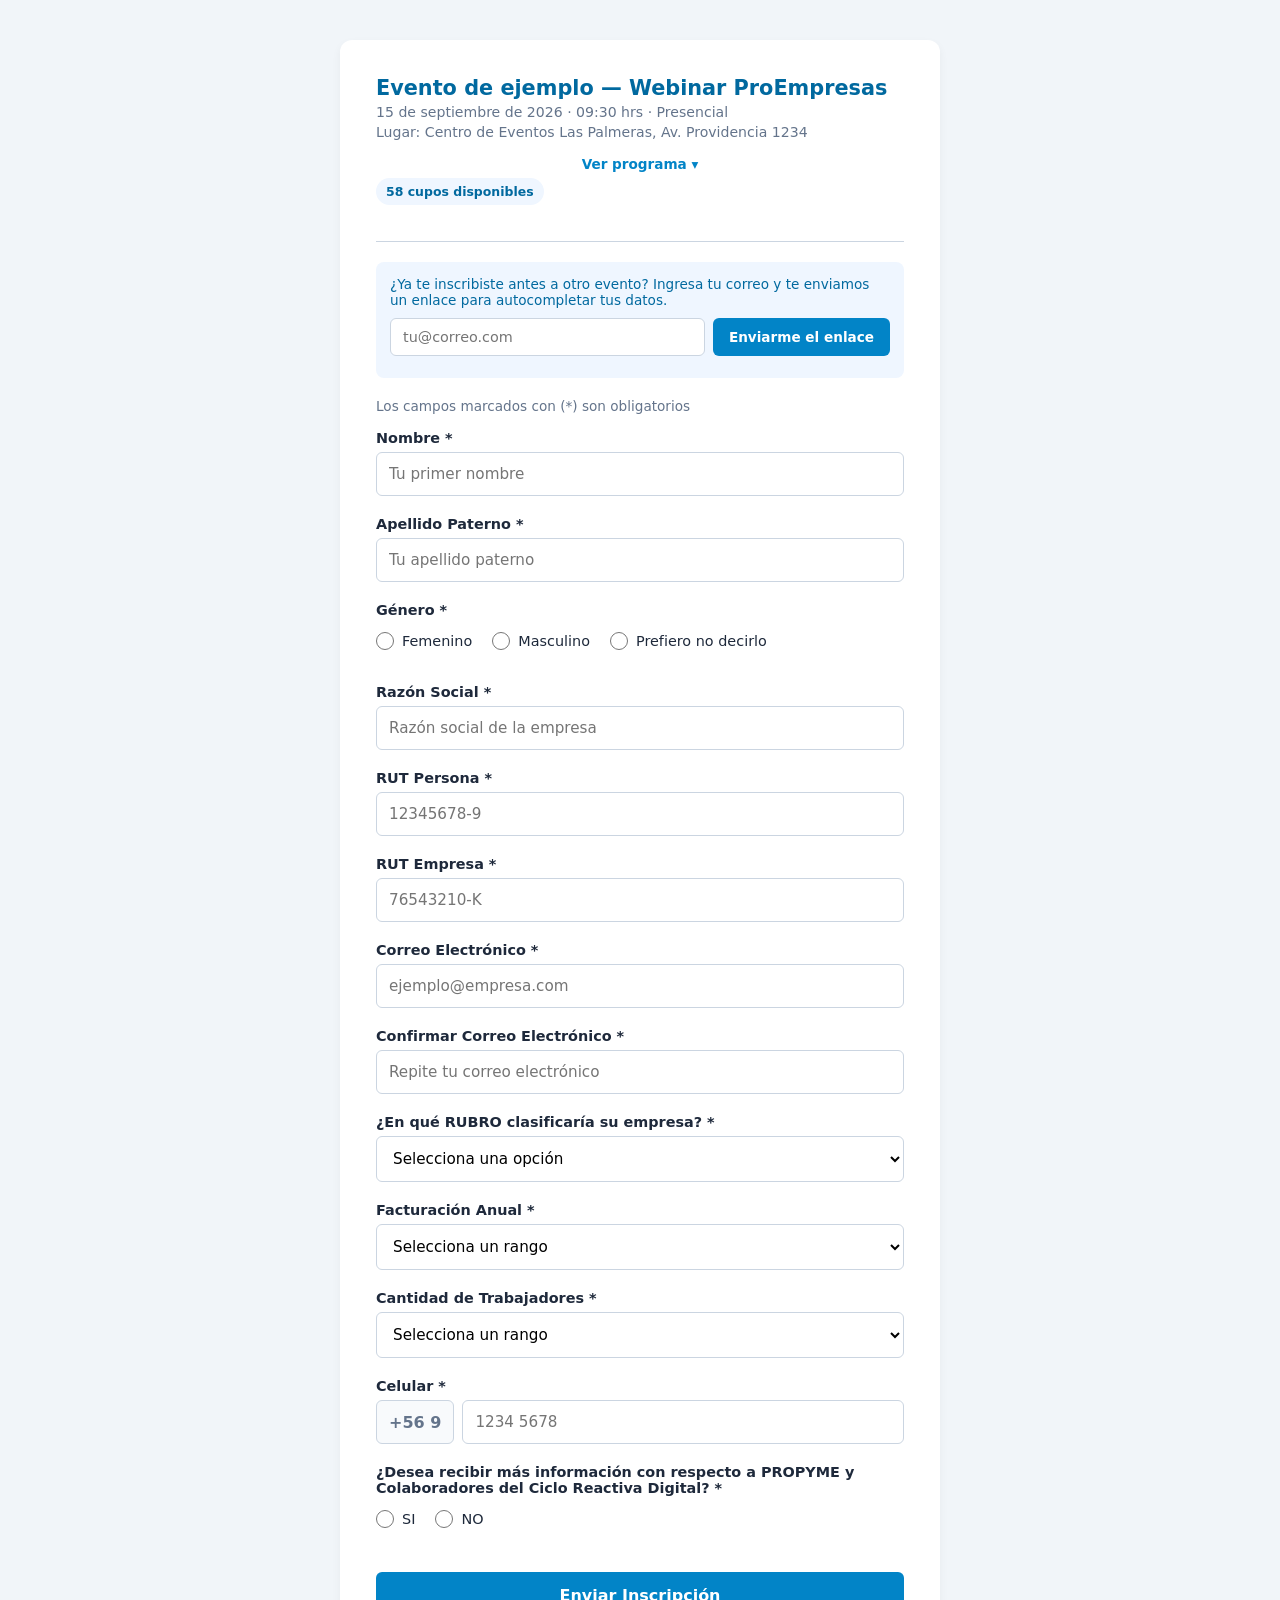
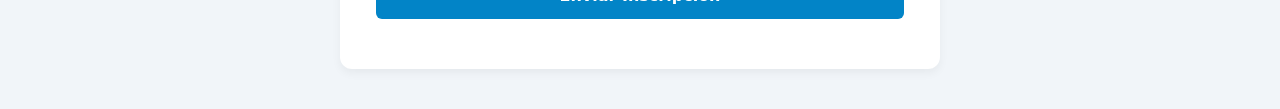
<file: index.html>
<!DOCTYPE html>
<html lang="es">
<head>
    <meta charset="UTF-8">
    <meta name="viewport" content="width=device-width, initial-scale=1.0">
    <title>Inscripción</title>
    <link rel="stylesheet" href="./formulario-preview.css">
</head>
<body>
    <div class="form-container">
        <img id="logoEvento" class="logo-evento" style="display:none;" alt="Logo del evento">
        <div id="cargandoEvento" class="evento-cargando">Cargando información del evento…</div>
        <div id="sinEvento" class="sin-eventos" style="display:none;"></div>

        <div id="detalleEvento" class="evento-detalle" style="display:none;">
            <h2 id="ev_nombre"></h2>
            <p class="evento-meta" id="ev_meta"></p>
            <p class="evento-meta" id="ev_lugarLink"></p>

            <button type="button" id="btnVerPrograma" class="btn-programa">Ver programa ▾</button>
            <ul id="ev_programa" class="lista-programa" style="display:none;"></ul>

            <div class="cupos-info" id="cuposInfo" aria-live="polite"></div>
        </div>

        <section class="login-perfil" id="loginPerfil" style="display:none;">
            <p class="admin-subtitle">¿Ya te inscribiste antes a otro evento? Ingresa tu correo y te enviamos un enlace para autocompletar tus datos.</p>
            <form id="formLogin">
                <input type="email" id="loginEmail" placeholder="tu@correo.com" required>
                <button type="submit" id="btnSolicitarLogin">Enviarme el enlace</button>
            </form>
            <p id="resultadoLogin" class="resultado-checkin"></p>
        </section>

        <p id="perfilCargado" class="perfil-cargado" style="display:none;">✔ Tus datos fueron autocompletados. Revísalos y ajusta lo que necesites antes de enviar.</p>

        <form id="reactivaForm" novalidate style="display:none;">
            <p class="subtitle">Los campos marcados con (*) son obligatorios</p>

            <div class="form-group">
                <label for="nombre">Nombre *</label>
                <input type="text" id="nombre" name="nombre" required placeholder="Tu primer nombre">
                <span class="error-message" id="error-nombre">El nombre es obligatorio.</span>
            </div>

            <div class="form-group">
                <label for="apellido">Apellido Paterno *</label>
                <input type="text" id="apellido" name="apellido" required placeholder="Tu apellido paterno">
                <span class="error-message" id="error-apellido">El apellido es obligatorio.</span>
            </div>

            <div class="form-group">
                <label>Género *</label>
                <div class="radio-group">
                    <label class="radio-label"><input type="radio" name="genero" value="Femenino" required> Femenino</label>
                    <label class="radio-label"><input type="radio" name="genero" value="Masculino"> Masculino</label>
                    <label class="radio-label"><input type="radio" name="genero" value="Prefiero no decirlo"> Prefiero no decirlo</label>
                </div>
                <span class="error-message" id="error-genero">Selecciona tu género.</span>
            </div>

            <div class="form-group">
                <label for="nombreEmpresa">Razón Social *</label>
                <input type="text" id="nombreEmpresa" name="nombreEmpresa" required placeholder="Razón social de la empresa">
                <span class="error-message" id="error-nombreEmpresa">El nombre de la empresa es obligatorio.</span>
            </div>

            <div class="form-group">
                <label for="rutPersona">RUT Persona *</label>
                <input type="text" id="rutPersona" name="rutPersona" required placeholder="12345678-9" maxlength="10" autocomplete="off">
                <span class="error-message" id="error-rutPersona">Ingresa un RUT de persona válido (con dígito verificador correcto).</span>
            </div>

            <div class="form-group">
                <label for="rutEmpresa">RUT Empresa *</label>
                <input type="text" id="rutEmpresa" name="rutEmpresa" required placeholder="76543210-K" maxlength="10" autocomplete="off">
                <span class="error-message" id="error-rutEmpresa">Ingresa un RUT de empresa válido (con dígito verificador correcto).</span>
            </div>

            <div class="form-group">
                <label for="email">Correo Electrónico *</label>
                <input type="email" id="email" name="email" required placeholder="ejemplo@empresa.com" autocomplete="off">
                <span class="suggestion-message" id="suggestion-email"></span>
                <span class="error-message" id="error-email">Ingresa un correo electrónico válido.</span>
            </div>

            <div class="form-group">
                <label for="confirmEmail">Confirmar Correo Electrónico *</label>
                <input type="email" id="confirmEmail" name="confirmEmail" required placeholder="Repite tu correo electrónico" autocomplete="off">
                <span class="error-message" id="error-confirmEmail">Los correos electrónicos no coinciden.</span>
            </div>

            <div class="form-group">
                <label for="rubro">¿En qué RUBRO clasificaría su empresa? *</label>
                <select id="rubro" name="rubro" required>
                    <option value="" disabled selected>Selecciona una opción</option>
                    <option value="AGRICULTURA">AGRICULTURA</option>
                    <option value="COMERCIO">COMERCIO</option>
                    <option value="CONSTRUCCIÓN">CONSTRUCCIÓN</option>
                    <option value="SALUD">SALUD</option>
                    <option value="SERVICIOS">SERVICIOS</option>
                    <option value="INDUSTRIA">INDUSTRIA</option>
                    <option value="EDUCACIÓN">EDUCACIÓN</option>
                    <option value="MINERÍA">MINERÍA</option>
                    <option value="SERVICIOS FINANCIEROS">SERVICIOS FINANCIEROS</option>
                    <option value="TRANSPORTE">TRANSPORTE</option>
                    <option value="EXPORTACIÓN">EXPORTACIÓN</option>
                    <option value="TURISMO">TURISMO</option>
                    <option value="TECNOLOGÍA">TECNOLOGÍA</option>
                    <option value="OTRO">OTRO</option>
                </select>
                <span class="error-message" id="error-rubro">Selecciona un rubro.</span>
            </div>

            <div class="form-group">
                <label for="facturacion">Facturación Anual *</label>
                <select id="facturacion" name="facturacion" required>
                    <option value="" disabled selected>Selecciona un rango</option>
                    <option value="$1 a $95 Millones aprox.">$1 a $95 Millones aprox.</option>
                    <option value="$95 Millones a $993 Millones aprox.">$95 Millones a $993 Millones aprox.</option>
                    <option value="$993 Millones a $3.973 Millones aprox.">$993 Millones a $3.973 Millones aprox.</option>
                    <option value="Más de $3.973 Millones aprox.">Más de $3.973 Millones aprox.</option>
                </select>
                <span class="error-message" id="error-facturacion">Selecciona un rango de facturación.</span>
            </div>

            <div class="form-group">
                <label for="trabajadores">Cantidad de Trabajadores *</label>
                <select id="trabajadores" name="trabajadores" required>
                    <option value="" disabled selected>Selecciona un rango</option>
                    <option value="1 a 9 Trabajadores/as">1 a 9 Trabajadores/as</option>
                    <option value="10 a 49 Trabajadores/as">10 a 49 Trabajadores/as</option>
                    <option value="50 a 199 Trabajadores/as">50 a 199 Trabajadores/as</option>
                    <option value="Más de 200 Trabajadores/as">Más de 200 Trabajadores/as</option>
                </select>
                <span class="error-message" id="error-trabajadores">Selecciona un rango de trabajadores.</span>
            </div>

            <div class="form-group">
                <label for="celular">Celular *</label>
                <div class="phone-input">
                    <span class="phone-prefix">+56 9</span>
                    <input type="tel" id="celular" name="celular" required placeholder="1234 5678" inputmode="numeric" maxlength="8">
                </div>
                <span class="error-message" id="error-celular">Ingresa los 8 dígitos de tu celular (sin el 9 inicial, sin espacios).</span>
            </div>

            <div class="form-group">
                <label id="labelNewsletter">¿Desea recibir más información con respecto a PROPYME y Colaboradores del Ciclo Reactiva Digital? *</label>
                <div class="radio-group">
                    <label class="radio-label"><input type="radio" name="newsletter" value="SI" required> SI</label>
                    <label class="radio-label"><input type="radio" name="newsletter" value="NO"> NO</label>
                </div>
                <span class="error-message" id="error-newsletter">Selecciona una opción.</span>
            </div>



            <button type="submit" id="btnSubmit">Enviar Inscripción</button>
            <p class="form-status" id="formStatus" aria-live="polite"></p>
        </form>

        <img id="pieLogosEvento" class="pie-logos-evento" style="display:none;" alt="Empresas participantes">
    </div>

    <script src="./formulario-preview.js"></script>
</body>
</html>
</file>
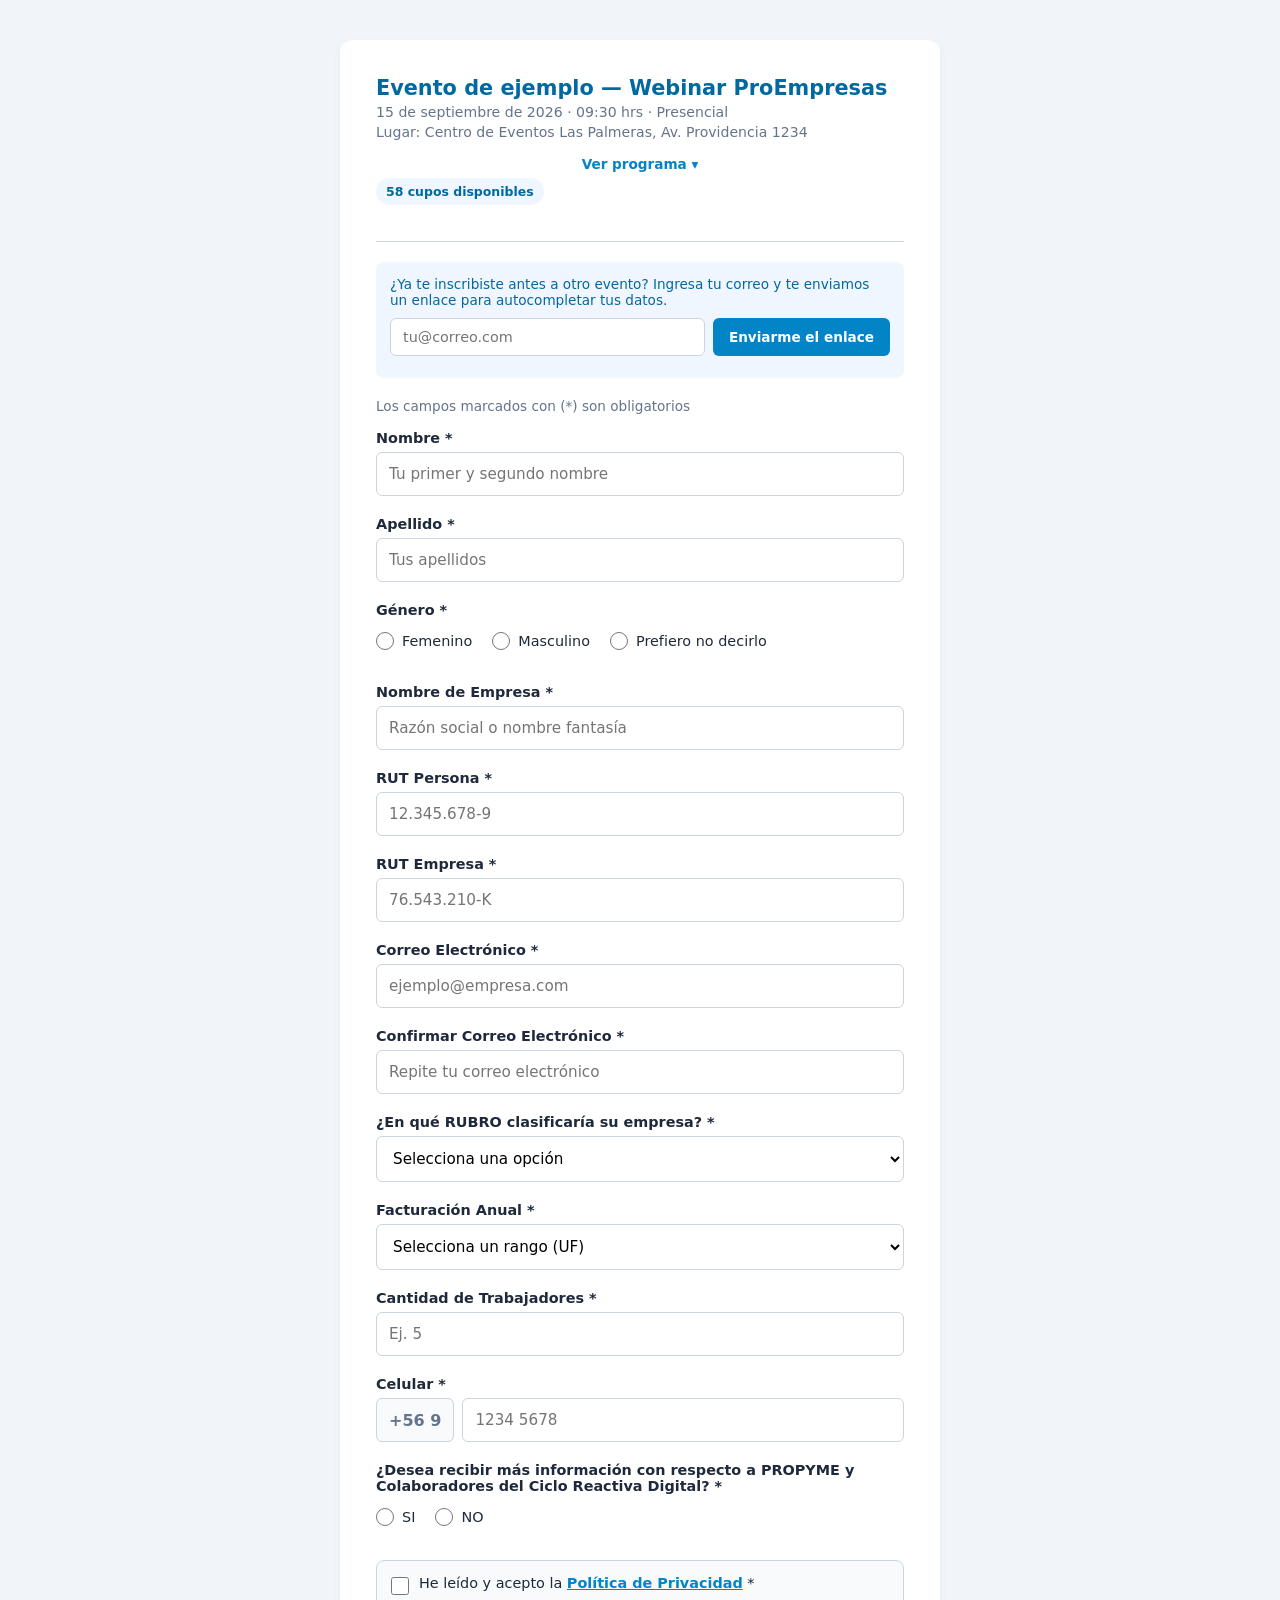
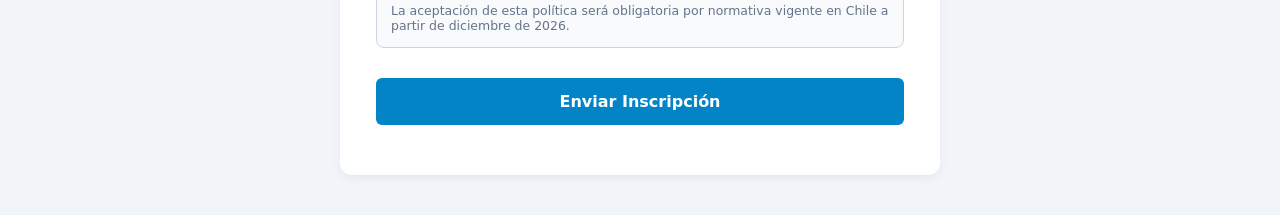
<file: formulario.html>
<!DOCTYPE html>
<html lang="es">
<head>
    <meta charset="UTF-8">
    <meta name="viewport" content="width=device-width, initial-scale=1.0">
    <title>Inscripción</title>
    <link rel="stylesheet" href="./assets/style.css">
</head>
<body>
    <div class="form-container">
        <img id="logoEvento" class="logo-evento" style="display:none;" alt="Logo del evento">
        <div id="cargandoEvento" class="evento-cargando">Cargando información del evento…</div>
        <div id="sinEvento" class="sin-eventos" style="display:none;"></div>

        <div id="detalleEvento" class="evento-detalle" style="display:none;">
            <h2 id="ev_nombre"></h2>
            <p class="evento-meta" id="ev_meta"></p>
            <p class="evento-meta" id="ev_lugarLink"></p>

            <button type="button" id="btnVerPrograma" class="btn-programa">Ver programa ▾</button>
            <ul id="ev_programa" class="lista-programa" style="display:none;"></ul>

            <div class="cupos-info" id="cuposInfo" aria-live="polite"></div>
        </div>

        <section class="login-perfil" id="loginPerfil" style="display:none;">
            <p class="admin-subtitle">¿Ya te inscribiste antes a otro evento? Ingresa tu correo y te enviamos un enlace para autocompletar tus datos.</p>
            <form id="formLogin">
                <input type="email" id="loginEmail" placeholder="tu@correo.com" required>
                <button type="submit" id="btnSolicitarLogin">Enviarme el enlace</button>
            </form>
            <p id="resultadoLogin" class="resultado-checkin"></p>
        </section>

        <p id="perfilCargado" class="perfil-cargado" style="display:none;">✔ Tus datos fueron autocompletados. Revísalos y ajusta lo que necesites antes de enviar.</p>

        <form id="reactivaForm" novalidate style="display:none;">
            <p class="subtitle">Los campos marcados con (*) son obligatorios</p>

            <div class="form-group">
                <label for="nombre">Nombre *</label>
                <input type="text" id="nombre" name="nombre" required placeholder="Tu primer y segundo nombre">
                <span class="error-message" id="error-nombre">El nombre es obligatorio.</span>
            </div>

            <div class="form-group">
                <label for="apellido">Apellido *</label>
                <input type="text" id="apellido" name="apellido" required placeholder="Tus apellidos">
                <span class="error-message" id="error-apellido">El apellido es obligatorio.</span>
            </div>

            <div class="form-group">
                <label>Género *</label>
                <div class="radio-group">
                    <label class="radio-label"><input type="radio" name="genero" value="Femenino" required> Femenino</label>
                    <label class="radio-label"><input type="radio" name="genero" value="Masculino"> Masculino</label>
                    <label class="radio-label"><input type="radio" name="genero" value="Prefiero no decirlo"> Prefiero no decirlo</label>
                </div>
                <span class="error-message" id="error-genero">Selecciona tu género.</span>
            </div>

            <div class="form-group">
                <label for="nombreEmpresa">Nombre de Empresa *</label>
                <input type="text" id="nombreEmpresa" name="nombreEmpresa" required placeholder="Razón social o nombre fantasía">
                <span class="error-message" id="error-nombreEmpresa">El nombre de la empresa es obligatorio.</span>
            </div>

            <div class="form-group">
                <label for="rutPersona">RUT Persona *</label>
                <input type="text" id="rutPersona" name="rutPersona" required placeholder="12.345.678-9" maxlength="12" autocomplete="off">
                <span class="error-message" id="error-rutPersona">Ingresa un RUT de persona válido (con dígito verificador correcto).</span>
            </div>

            <div class="form-group">
                <label for="rutEmpresa">RUT Empresa *</label>
                <input type="text" id="rutEmpresa" name="rutEmpresa" required placeholder="76.543.210-K" maxlength="12" autocomplete="off">
                <span class="error-message" id="error-rutEmpresa">Ingresa un RUT de empresa válido (con dígito verificador correcto).</span>
            </div>

            <div class="form-group">
                <label for="email">Correo Electrónico *</label>
                <input type="email" id="email" name="email" required placeholder="ejemplo@empresa.com" autocomplete="off">
                <span class="suggestion-message" id="suggestion-email"></span>
                <span class="error-message" id="error-email">Ingresa un correo electrónico válido.</span>
            </div>

            <div class="form-group">
                <label for="confirmEmail">Confirmar Correo Electrónico *</label>
                <input type="email" id="confirmEmail" name="confirmEmail" required placeholder="Repite tu correo electrónico" autocomplete="off">
                <span class="error-message" id="error-confirmEmail">Los correos electrónicos no coinciden.</span>
            </div>

            <div class="form-group">
                <label for="rubro">¿En qué RUBRO clasificaría su empresa? *</label>
                <select id="rubro" name="rubro" required>
                    <option value="" disabled selected>Selecciona una opción</option>
                    <option value="Tecnología">Tecnología / TI</option>
                    <option value="Comercio">Comercio / Retail</option>
                    <option value="Servicios">Servicios Profesionales</option>
                    <option value="Manufactura">Manufactura / Producción</option>
                    <option value="Otro">Otro Rubro</option>
                </select>
                <span class="error-message" id="error-rubro">Selecciona un rubro.</span>
            </div>

            <div class="form-group">
                <label for="facturacion">Facturación Anual *</label>
                <select id="facturacion" name="facturacion" required>
                    <option value="" disabled selected>Selecciona un rango (UF)</option>
                    <option value="Micro">Micro (hasta 2.400 UF)</option>
                    <option value="Pequeña">Pequeña (2.401 a 25.000 UF)</option>
                    <option value="Mediana">Mediana (25.001 a 100.000 UF)</option>
                    <option value="Grande">Grande (más de 100.000 UF)</option>
                </select>
                <span class="error-message" id="error-facturacion">Selecciona un rango de facturación.</span>
            </div>

            <div class="form-group">
                <label for="trabajadores">Cantidad de Trabajadores *</label>
                <input type="number" id="trabajadores" name="trabajadores" required min="1" placeholder="Ej. 5">
                <span class="error-message" id="error-trabajadores">Ingresa un número válido de trabajadores.</span>
            </div>

            <div class="form-group">
                <label for="celular">Celular *</label>
                <div class="phone-input">
                    <span class="phone-prefix">+56 9</span>
                    <input type="tel" id="celular" name="celular" required placeholder="1234 5678" inputmode="numeric" maxlength="8">
                </div>
                <span class="error-message" id="error-celular">Ingresa los 8 dígitos de tu celular (sin el 9 inicial, sin espacios).</span>
            </div>

            <div class="form-group">
                <label>¿Desea recibir más información con respecto a PROPYME y Colaboradores del Ciclo Reactiva Digital? *</label>
                <div class="radio-group">
                    <label class="radio-label"><input type="radio" name="newsletter" value="SI" required> SI</label>
                    <label class="radio-label"><input type="radio" name="newsletter" value="NO"> NO</label>
                </div>
                <span class="error-message" id="error-newsletter">Selecciona una opción.</span>
            </div>

            <div class="form-group form-group-checkbox">
                <label class="checkbox-label">
                    <input type="checkbox" id="privacidad" name="privacidad" required>
                    <span>He leído y acepto la <a href="#" id="linkPoliticas">Política de Privacidad</a> *</span>
                </label>
                <p class="hint-text">La aceptación de esta política será obligatoria por normativa vigente en Chile a partir de diciembre de 2026.</p>
                <span class="error-message" id="error-privacidad">Debes aceptar la Política de Privacidad para continuar.</span>
            </div>

            <button type="submit" id="btnSubmit">Enviar Inscripción</button>
            <p class="form-status" id="formStatus" aria-live="polite"></p>
        </form>

        <img id="pieLogosEvento" class="pie-logos-evento" style="display:none;" alt="Empresas participantes">
    </div>

    <script src="./assets/js/script.js"></script>
</body>
</html>
</file>
<file: formulario-preview.css>
:root {
    --primary-color: #0284c7;
    --primary-dark: #0369a1;
    --bg-page: #f1f5f9;
    --bg-card: #ffffff;
    --text-main: #1e293b;
    --text-muted: #64748b;
    --border: #cbd5e1;
    --error: #e11d48;
    --error-bg: #fff1f2;
    --success: #16a34a;
    --success-bg: #f0fdf4;
    --info-bg: #eff6ff;
}

* {
    box-sizing: border-box;
    margin: 0;
    padding: 0;
    font-family: system-ui, -apple-system, sans-serif;
}

body {
    background-color: var(--bg-page);
    color: var(--text-main);
    padding: 16px;
    display: flex;
    justify-content: center;
    align-items: center;
    min-height: 100vh;
}

/* Base Móvil (Mobile First) */
.form-container {
    background: var(--bg-card);
    width: 100%;
    max-width: 600px;
    padding: 20px;
    border-radius: 12px;
    box-shadow: 0 4px 10px rgba(0, 0, 0, 0.05);
}

h2 {
    font-size: 1.4rem;
    color: var(--primary-dark);
    margin-bottom: 6px;
}

.subtitle {
    font-size: 0.85rem;
    color: var(--text-muted);
    margin-bottom: 16px;
}

.cupos-info {
    display: flex;
    gap: 10px;
    flex-wrap: wrap;
    margin-bottom: 20px;
}

.cupo-badge {
    font-size: 0.78rem;
    font-weight: 600;
    padding: 6px 10px;
    border-radius: 20px;
    background-color: var(--info-bg);
    color: var(--primary-dark);
}

.cupo-badge.agotado {
    background-color: var(--error-bg);
    color: var(--error);
}

.form-group {
    margin-bottom: 20px;
}

label {
    display: block;
    font-size: 0.9rem;
    font-weight: 600;
    margin-bottom: 6px;
}

input[type="text"],
input[type="email"],
input[type="number"],
input[type="tel"],
select {
    width: 100%;
    padding: 12px;
    border: 1px solid var(--border);
    border-radius: 6px;
    font-size: 0.95rem;
    background-color: #fff;
    outline: none;
    transition: all 0.2s ease;
}

input:focus, select:focus {
    border-color: var(--primary-color);
    box-shadow: 0 0 0 3px rgba(2, 132, 199, 0.15);
}

/* Radio buttons específicos */
.radio-group {
    display: flex;
    gap: 20px;
    flex-wrap: wrap;
    padding: 8px 0;
}

.radio-label {
    display: flex;
    align-items: center;
    gap: 8px;
    font-weight: 500;
    cursor: pointer;
}

.radio-label input {
    width: 18px;
    height: 18px;
    accent-color: var(--primary-color);
}

.radio-label input:disabled + * ,
.radio-label:has(input:disabled) {
    opacity: 0.5;
    cursor: not-allowed;
}

/* Celular con prefijo fijo */
.phone-input {
    display: flex;
    align-items: stretch;
    gap: 8px;
}

.phone-prefix {
    display: flex;
    align-items: center;
    padding: 0 12px;
    background-color: #f8fafc;
    border: 1px solid var(--border);
    border-radius: 6px;
    font-weight: 600;
    color: var(--text-muted);
    white-space: nowrap;
}

.phone-input input {
    flex: 1;
}

/* Checkbox de política de privacidad */
.form-group-checkbox {
    background-color: #f8fafc;
    border: 1px solid var(--border);
    border-radius: 8px;
    padding: 14px;
}

.checkbox-label {
    display: flex;
    align-items: flex-start;
    gap: 10px;
    font-weight: 500;
    font-size: 0.9rem;
    cursor: pointer;
    margin-bottom: 0;
}

.checkbox-label input {
    width: 18px;
    height: 18px;
    min-width: 18px;
    margin-top: 2px;
    accent-color: var(--primary-color);
}

.checkbox-label a {
    color: var(--primary-color);
    font-weight: 600;
}

.hint-text {
    font-size: 0.78rem;
    color: var(--text-muted);
    margin-top: 8px;
}

/* Sugerencia de corrección de correo */
.suggestion-message {
    display: none;
    font-size: 0.82rem;
    color: var(--primary-dark);
    margin-top: 6px;
}

.suggestion-message button {
    background: none;
    border: none;
    padding: 0;
    color: var(--primary-color);
    font-weight: 700;
    text-decoration: underline;
    cursor: pointer;
    font-size: 0.82rem;
}

/* Estado de Error */
input.invalid, select.invalid {
    border-color: var(--error);
    background-color: var(--error-bg);
}

.form-group.invalid .phone-prefix {
    border-color: var(--error);
}

.error-message {
    display: none;
    color: var(--error);
    font-size: 0.8rem;
    margin-top: 4px;
    font-weight: 500;
}

/* Mostrar error cuando la clase 'invalid' esté presente en el contenedor o elemento */
input.invalid ~ .error-message,
select.invalid ~ .error-message,
.form-group.invalid .error-message {
    display: block;
}

.form-status {
    margin-top: 14px;
    font-size: 0.9rem;
    font-weight: 600;
    text-align: center;
}

.form-status.success {
    color: var(--success);
}

.form-status.error {
    color: var(--error);
}

button {
    width: 100%;
    padding: 14px;
    background-color: var(--primary-color);
    color: white;
    border: none;
    border-radius: 6px;
    font-size: 1rem;
    font-weight: 700;
    cursor: pointer;
    transition: background-color 0.2s;
    margin-top: 10px;
}

button:hover {
    background-color: var(--primary-dark);
}

button:disabled {
    opacity: 0.6;
    cursor: not-allowed;
}

/* Ajustes Escalados para Pantallas Grandes (Tablets / Desktop) */
@media (min-width: 768px) {
    body {
        padding: 40px 20px;
    }
    .form-container {
        padding: 36px;
    }
    h2 {
        font-size: 1.7rem;
    }
}

.sin-eventos {
    background-color: var(--info-bg);
    color: var(--primary-dark);
    border-radius: 8px;
    padding: 14px;
    font-size: 0.9rem;
    text-align: center;
}

.evento-cargando {
    text-align: center;
    color: var(--text-muted);
    padding: 20px 0;
    font-size: 0.9rem;
}

.evento-detalle {
    margin-bottom: 20px;
    padding-bottom: 16px;
    border-bottom: 1px solid var(--border);
}

.evento-detalle h2 {
    font-size: 1.3rem;
    color: var(--primary-dark);
    margin-bottom: 4px;
}

.evento-meta {
    font-size: 0.88rem;
    color: var(--text-muted);
    margin-bottom: 4px;
}

.btn-programa {
    background: none;
    border: none;
    color: var(--primary-color);
    font-weight: 700;
    font-size: 0.85rem;
    cursor: pointer;
    padding: 6px 0;
    margin-top: 6px;
}

.lista-programa {
    margin: 8px 0 12px 20px;
    font-size: 0.85rem;
    color: var(--text-main);
}

.lista-programa li { margin-bottom: 4px; }

.login-perfil {
    background-color: var(--info-bg);
    border-radius: 8px;
    padding: 14px;
    margin-bottom: 20px;
}

.login-perfil .admin-subtitle {
    font-size: 0.85rem;
    color: var(--primary-dark);
    margin-bottom: 10px;
}

#formLogin {
    display: flex;
    gap: 8px;
    flex-wrap: wrap;
}

#formLogin input {
    flex: 1;
    min-width: 200px;
    padding: 10px 12px;
    border: 1px solid var(--border);
    border-radius: 6px;
    font-size: 0.9rem;
}

#formLogin button {
    width: auto;
    margin-top: 0;
    padding: 10px 16px;
    font-size: 0.85rem;
}

.resultado-checkin { font-size: 0.85rem; font-weight: 600; margin-top: 8px; }
.resultado-checkin.exito { color: var(--success); }
.resultado-checkin.error { color: var(--error); }

.perfil-cargado {
    background-color: var(--success-bg);
    color: var(--success);
    border-radius: 8px;
    padding: 10px 14px;
    font-size: 0.85rem;
    font-weight: 600;
    margin-bottom: 16px;
}

.logo-evento {
    display: block;
    max-width: 200px;
    max-height: 90px;
    margin: 0 auto 16px auto;
}

.pie-logos-evento {
    display: block;
    max-width: 100%;
    margin: 20px auto 0 auto;
    border-top: 1px solid var(--border);
    padding-top: 16px;
}
</file>
<file: assets/style.css>
:root {
    --primary-color: #0284c7;
    --primary-dark: #0369a1;
    --bg-page: #f1f5f9;
    --bg-card: #ffffff;
    --text-main: #1e293b;
    --text-muted: #64748b;
    --border: #cbd5e1;
    --error: #e11d48;
    --error-bg: #fff1f2;
    --success: #16a34a;
    --success-bg: #f0fdf4;
    --info-bg: #eff6ff;
}

* {
    box-sizing: border-box;
    margin: 0;
    padding: 0;
    font-family: system-ui, -apple-system, sans-serif;
}

body {
    background-color: var(--bg-page);
    color: var(--text-main);
    padding: 16px;
    display: flex;
    justify-content: center;
    align-items: center;
    min-height: 100vh;
}

.form-container {
    background: var(--bg-card);
    width: 100%;
    max-width: 600px;
    padding: 20px;
    border-radius: 12px;
    box-shadow: 0 4px 10px rgba(0, 0, 0, 0.05);
}

h2 {
    font-size: 1.4rem;
    color: var(--primary-dark);
    margin-bottom: 6px;
}

.subtitle {
    font-size: 0.85rem;
    color: var(--text-muted);
    margin-bottom: 16px;
}

.cupos-info {
    display: flex;
    gap: 10px;
    flex-wrap: wrap;
    margin-bottom: 20px;
}

.cupo-badge {
    font-size: 0.78rem;
    font-weight: 600;
    padding: 6px 10px;
    border-radius: 20px;
    background-color: var(--info-bg);
    color: var(--primary-dark);
}

.cupo-badge.agotado {
    background-color: var(--error-bg);
    color: var(--error);
}

.form-group {
    margin-bottom: 20px;
}

label {
    display: block;
    font-size: 0.9rem;
    font-weight: 600;
    margin-bottom: 6px;
}

input[type="text"],
input[type="email"],
input[type="number"],
input[type="tel"],
select {
    width: 100%;
    padding: 12px;
    border: 1px solid var(--border);
    border-radius: 6px;
    font-size: 0.95rem;
    background-color: #fff;
    outline: none;
    transition: all 0.2s ease;
}

input:focus, select:focus {
    border-color: var(--primary-color);
    box-shadow: 0 0 0 3px rgba(2, 132, 199, 0.15);
}

.radio-group {
    display: flex;
    gap: 20px;
    flex-wrap: wrap;
    padding: 8px 0;
}

.radio-label {
    display: flex;
    align-items: center;
    gap: 8px;
    font-weight: 500;
    cursor: pointer;
}

.radio-label input {
    width: 18px;
    height: 18px;
    accent-color: var(--primary-color);
}

.radio-label input:disabled + * ,
.radio-label:has(input:disabled) {
    opacity: 0.5;
    cursor: not-allowed;
}

.phone-input {
    display: flex;
    align-items: stretch;
    gap: 8px;
}

.phone-prefix {
    display: flex;
    align-items: center;
    padding: 0 12px;
    background-color: #f8fafc;
    border: 1px solid var(--border);
    border-radius: 6px;
    font-weight: 600;
    color: var(--text-muted);
    white-space: nowrap;
}

.phone-input input {
    flex: 1;
}

.form-group-checkbox {
    background-color: #f8fafc;
    border: 1px solid var(--border);
    border-radius: 8px;
    padding: 14px;
}

.checkbox-label {
    display: flex;
    align-items: flex-start;
    gap: 10px;
    font-weight: 500;
    font-size: 0.9rem;
    cursor: pointer;
    margin-bottom: 0;
}

.checkbox-label input {
    width: 18px;
    height: 18px;
    min-width: 18px;
    margin-top: 2px;
    accent-color: var(--primary-color);
}

.checkbox-label a {
    color: var(--primary-color);
    font-weight: 600;
}

.hint-text {
    font-size: 0.78rem;
    color: var(--text-muted);
    margin-top: 8px;
}

.suggestion-message {
    display: none;
    font-size: 0.82rem;
    color: var(--primary-dark);
    margin-top: 6px;
}

.suggestion-message button {
    background: none;
    border: none;
    padding: 0;
    color: var(--primary-color);
    font-weight: 700;
    text-decoration: underline;
    cursor: pointer;
    font-size: 0.82rem;
}

input.invalid, select.invalid {
    border-color: var(--error);
    background-color: var(--error-bg);
}

.form-group.invalid .phone-prefix {
    border-color: var(--error);
}

.error-message {
    display: none;
    color: var(--error);
    font-size: 0.8rem;
    margin-top: 4px;
    font-weight: 500;
}

input.invalid ~ .error-message,
select.invalid ~ .error-message,
.form-group.invalid .error-message {
    display: block;
}

.form-status {
    margin-top: 14px;
    font-size: 0.9rem;
    font-weight: 600;
    text-align: center;
}

.form-status.success {
    color: var(--success);
}

.form-status.error {
    color: var(--error);
}

button {
    width: 100%;
    padding: 14px;
    background-color: var(--primary-color);
    color: white;
    border: none;
    border-radius: 6px;
    font-size: 1rem;
    font-weight: 700;
    cursor: pointer;
    transition: background-color 0.2s;
    margin-top: 10px;
}

button:hover {
    background-color: var(--primary-dark);
}

button:disabled {
    opacity: 0.6;
    cursor: not-allowed;
}

@media (min-width: 768px) {
    body {
        padding: 40px 20px;
    }
    .form-container {
        padding: 36px;
    }
    h2 {
        font-size: 1.7rem;
    }
}

.sin-eventos {
    background-color: var(--info-bg);
    color: var(--primary-dark);
    border-radius: 8px;
    padding: 14px;
    font-size: 0.9rem;
    text-align: center;
}

.evento-cargando {
    text-align: center;
    color: var(--text-muted);
    padding: 20px 0;
    font-size: 0.9rem;
}

.evento-detalle {
    margin-bottom: 20px;
    padding-bottom: 16px;
    border-bottom: 1px solid var(--border);
}

.evento-detalle h2 {
    font-size: 1.3rem;
    color: var(--primary-dark);
    margin-bottom: 4px;
}

.evento-meta {
    font-size: 0.88rem;
    color: var(--text-muted);
    margin-bottom: 4px;
}

.btn-programa {
    background: none;
    border: none;
    color: var(--primary-color);
    font-weight: 700;
    font-size: 0.85rem;
    cursor: pointer;
    padding: 6px 0;
    margin-top: 6px;
}

.lista-programa {
    margin: 8px 0 12px 20px;
    font-size: 0.85rem;
    color: var(--text-main);
}

.lista-programa li { margin-bottom: 4px; }

.login-perfil {
    background-color: var(--info-bg);
    border-radius: 8px;
    padding: 14px;
    margin-bottom: 20px;
}

.login-perfil .admin-subtitle {
    font-size: 0.85rem;
    color: var(--primary-dark);
    margin-bottom: 10px;
}

#formLogin {
    display: flex;
    gap: 8px;
    flex-wrap: wrap;
}

#formLogin input {
    flex: 1;
    min-width: 200px;
    padding: 10px 12px;
    border: 1px solid var(--border);
    border-radius: 6px;
    font-size: 0.9rem;
}

#formLogin button {
    width: auto;
    margin-top: 0;
    padding: 10px 16px;
    font-size: 0.85rem;
}

.resultado-checkin { font-size: 0.85rem; font-weight: 600; margin-top: 8px; }
.resultado-checkin.exito { color: var(--success); }
.resultado-checkin.error { color: var(--error); }

.perfil-cargado {
    background-color: var(--success-bg);
    color: var(--success);
    border-radius: 8px;
    padding: 10px 14px;
    font-size: 0.85rem;
    font-weight: 600;
    margin-bottom: 16px;
}

.logo-evento {
    display: block;
    max-width: 200px;
    max-height: 90px;
    margin: 0 auto 16px auto;
}

.pie-logos-evento {
    display: block;
    max-width: 100%;
    margin: 20px auto 0 auto;
    border-top: 1px solid var(--border);
    padding-top: 16px;
}
</file>
